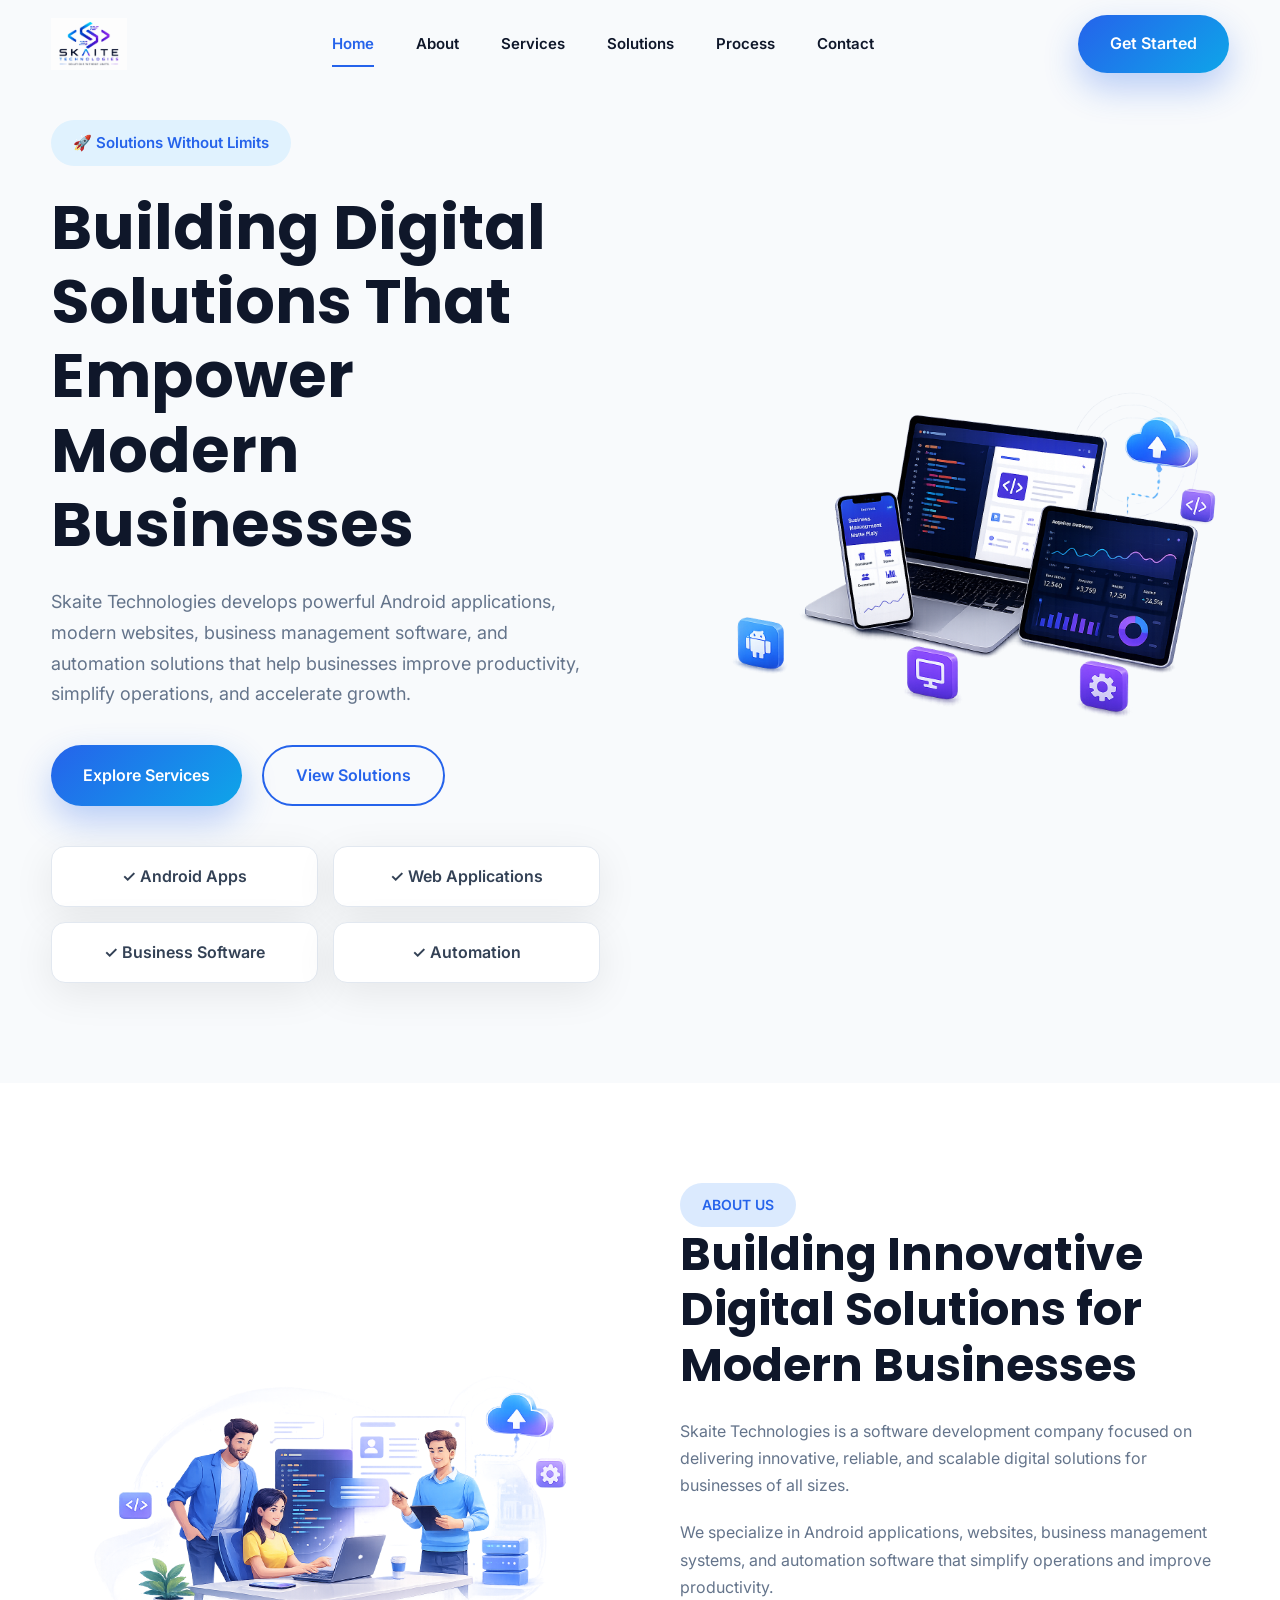
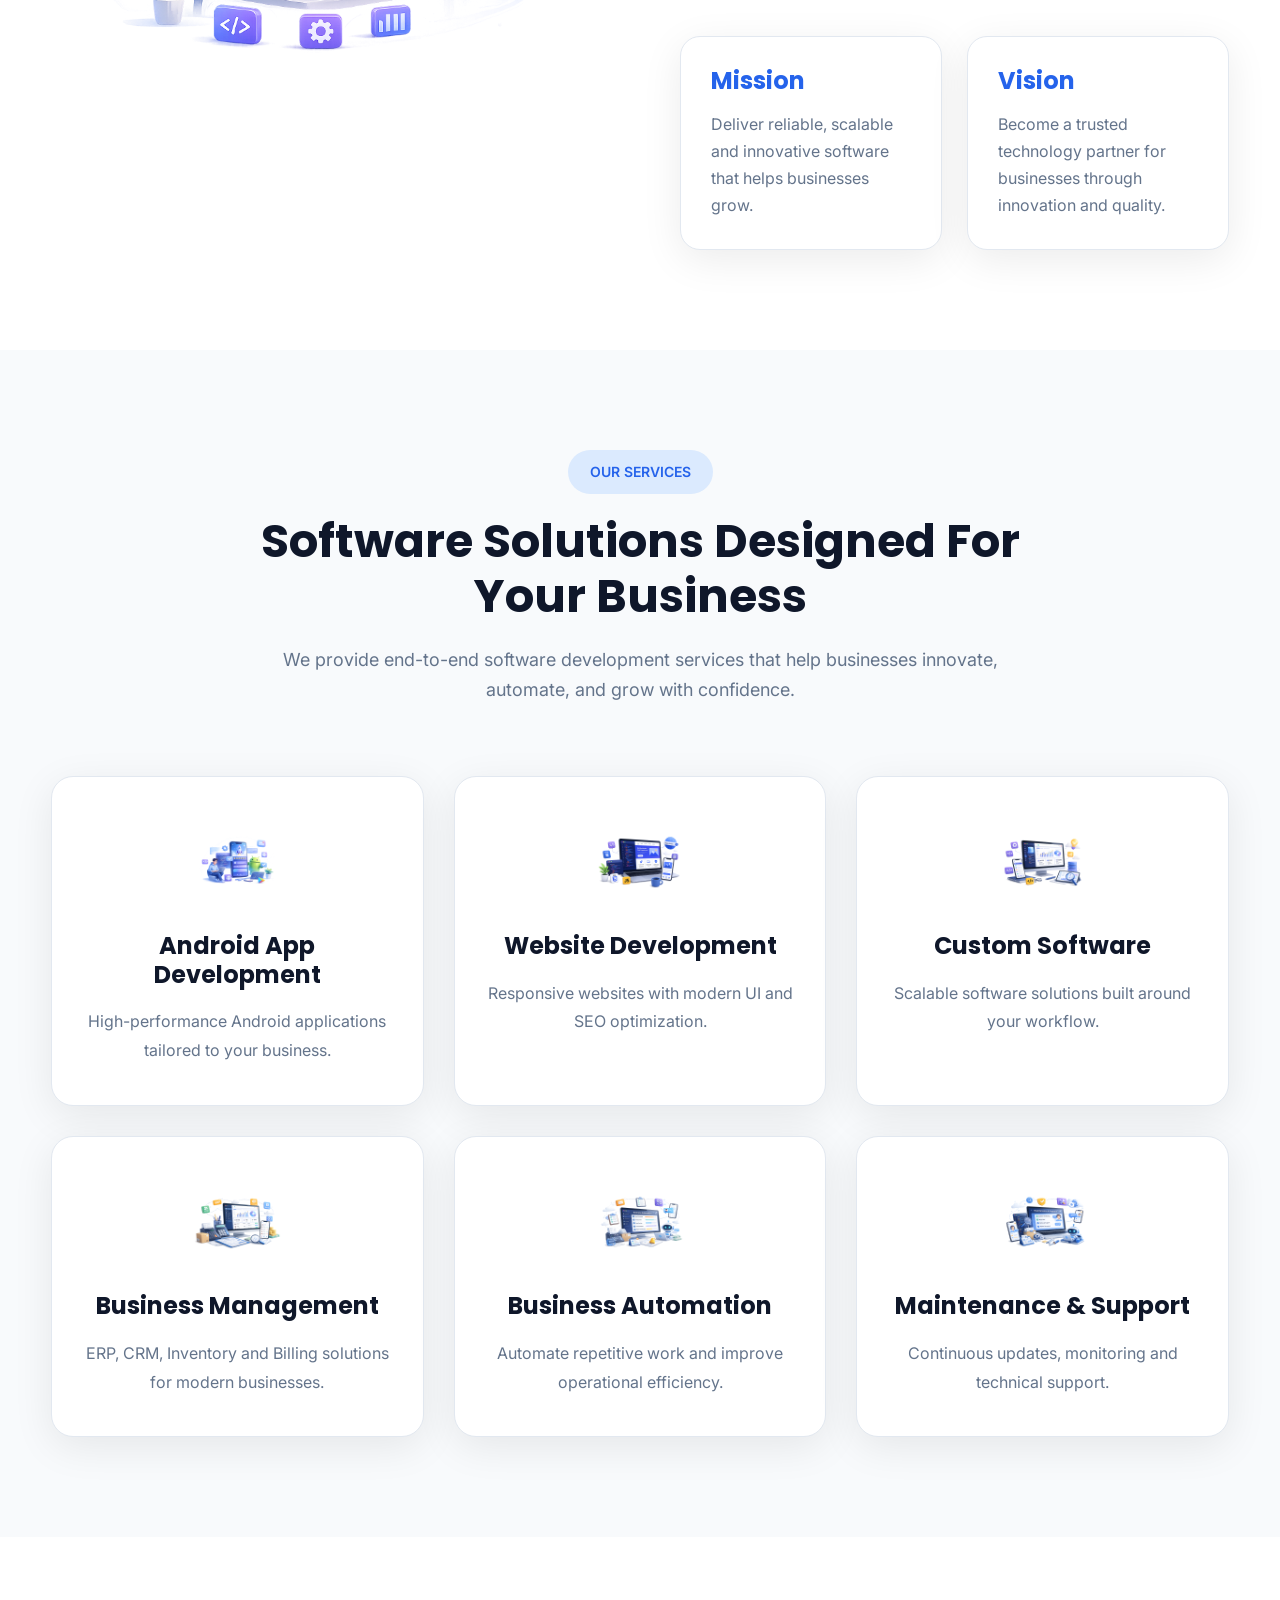
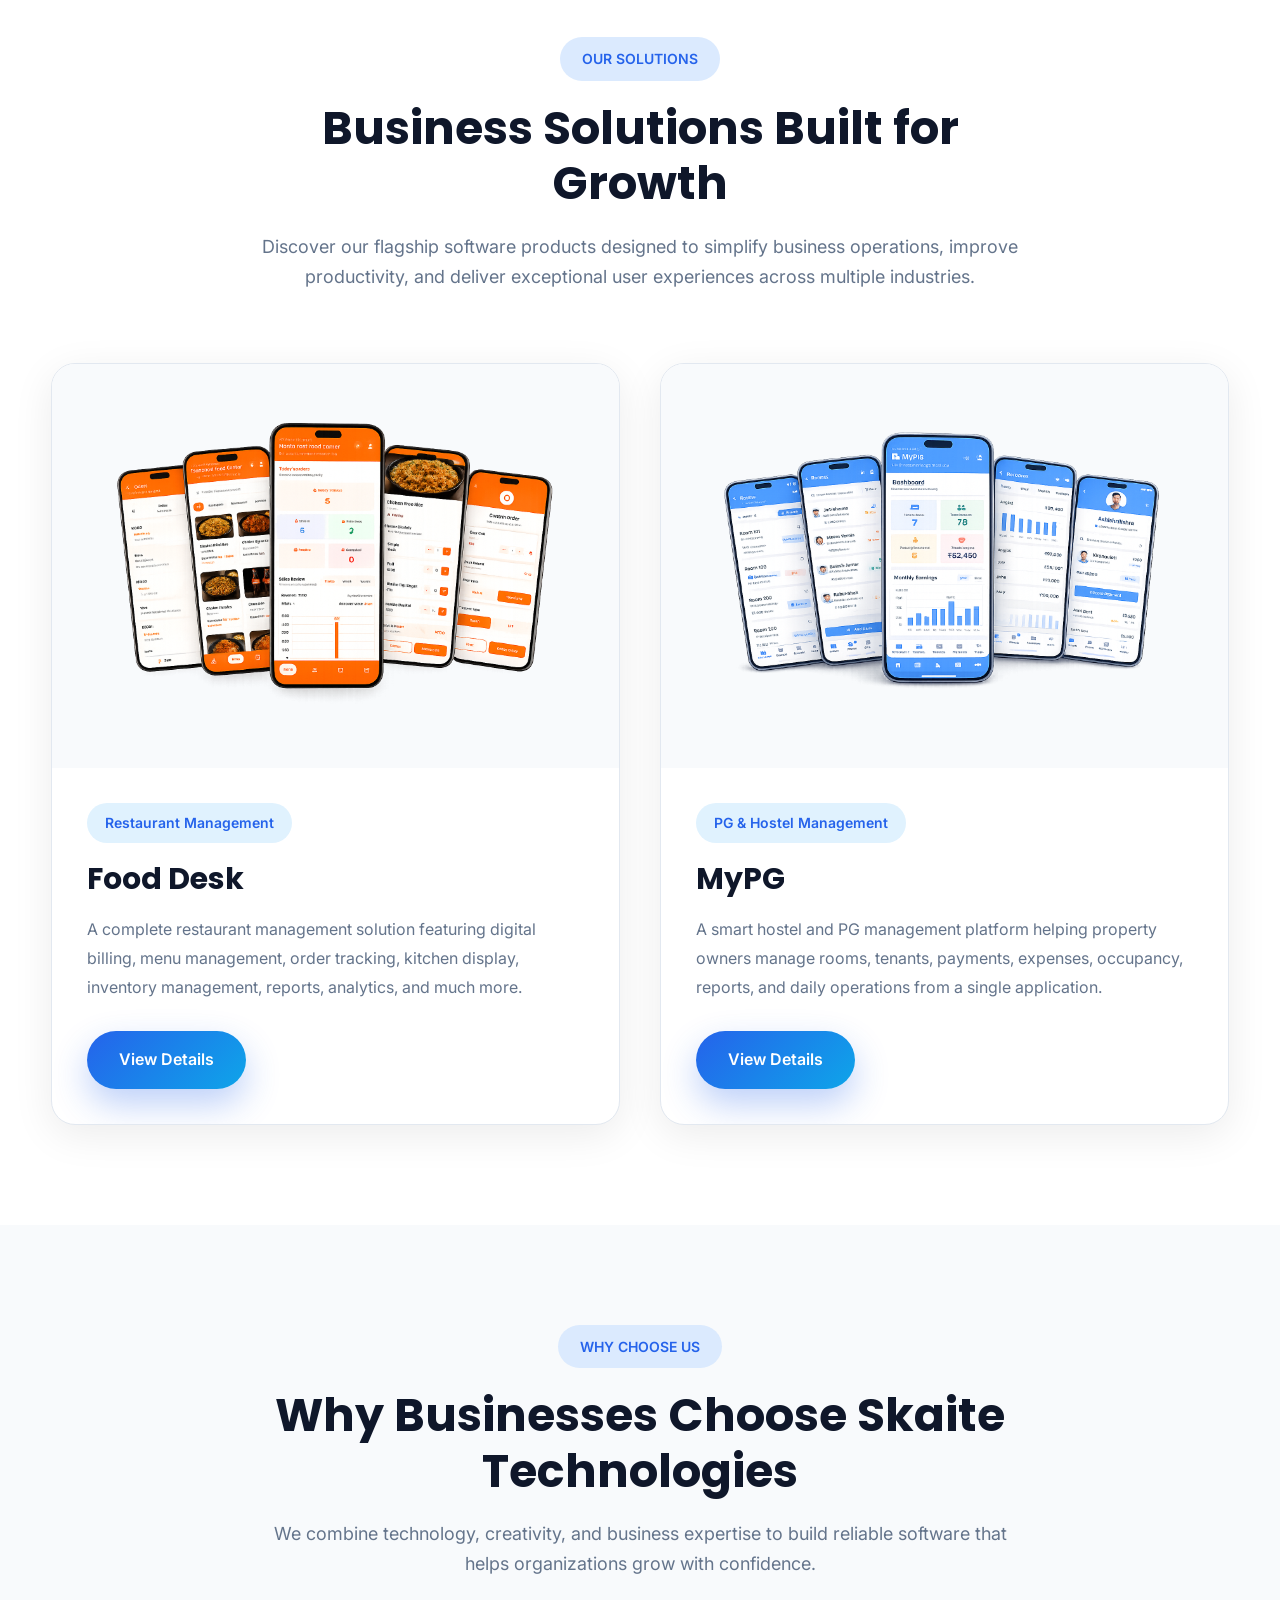
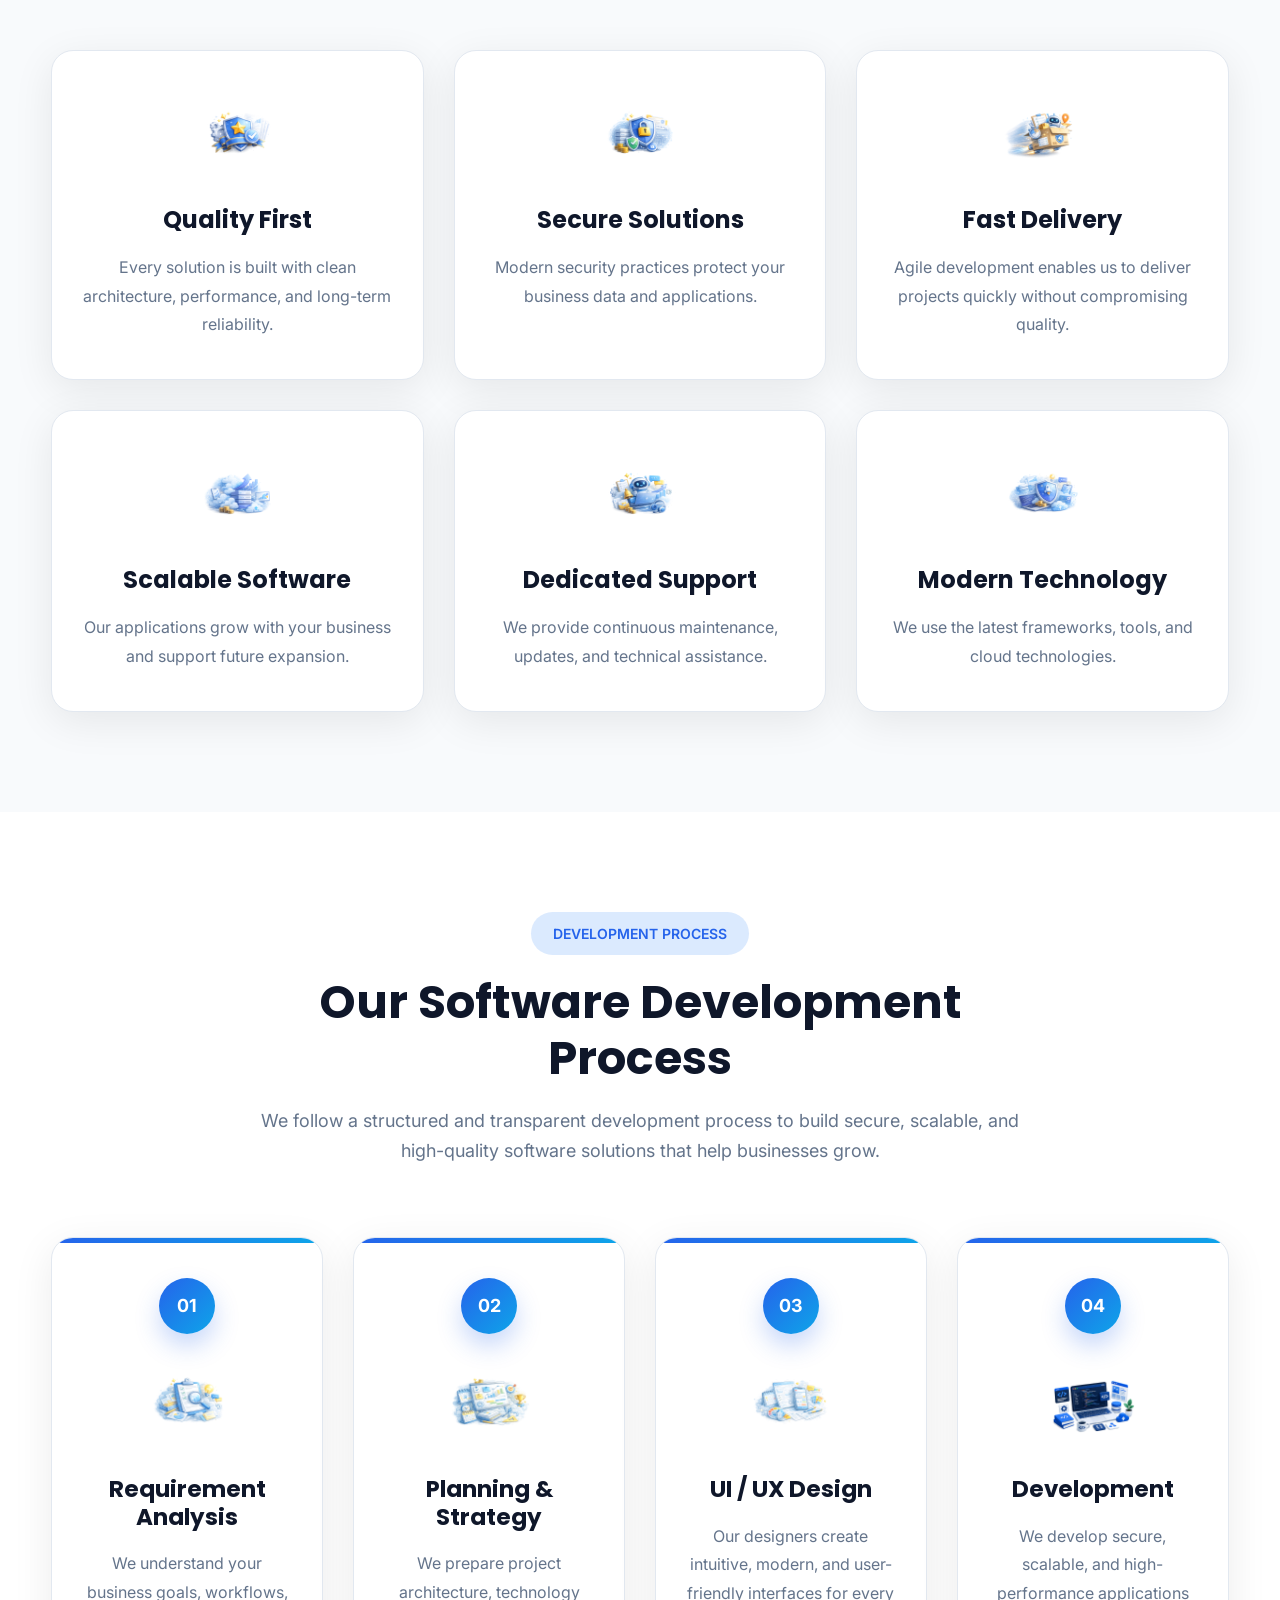
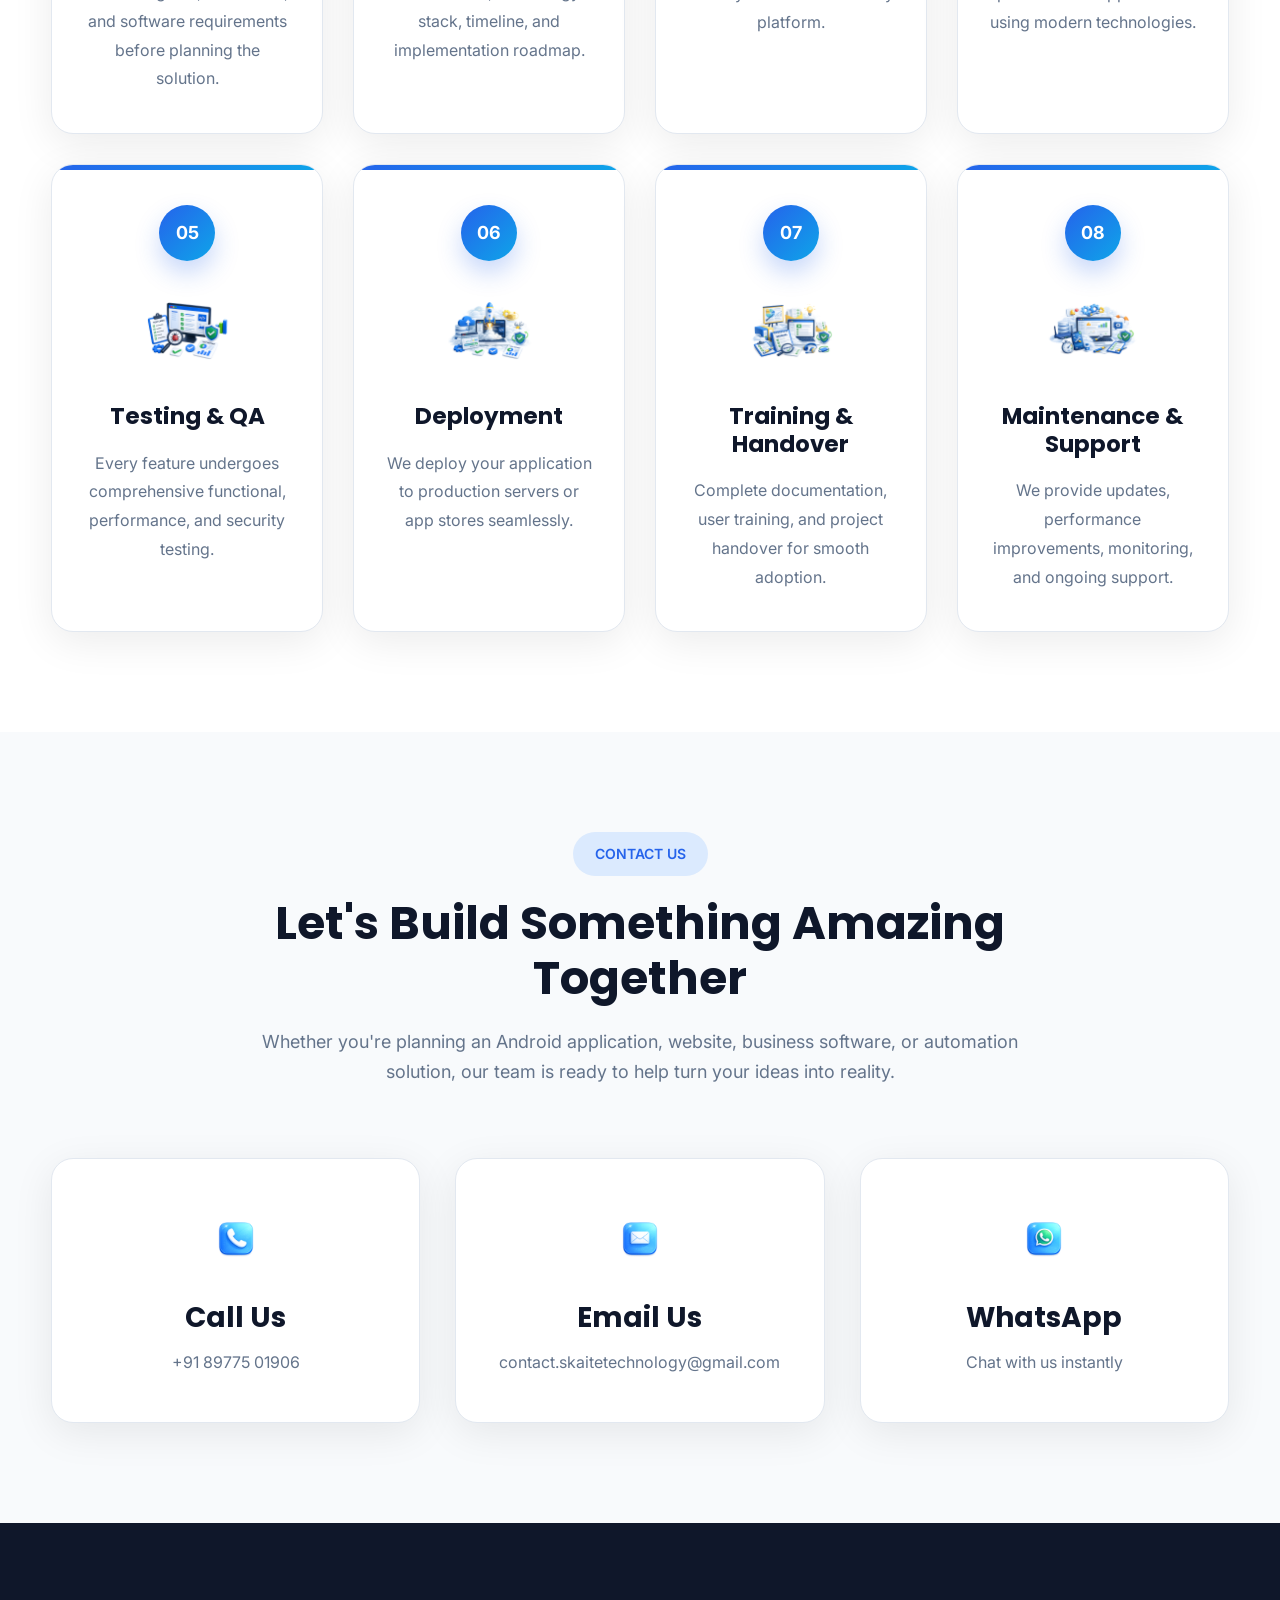
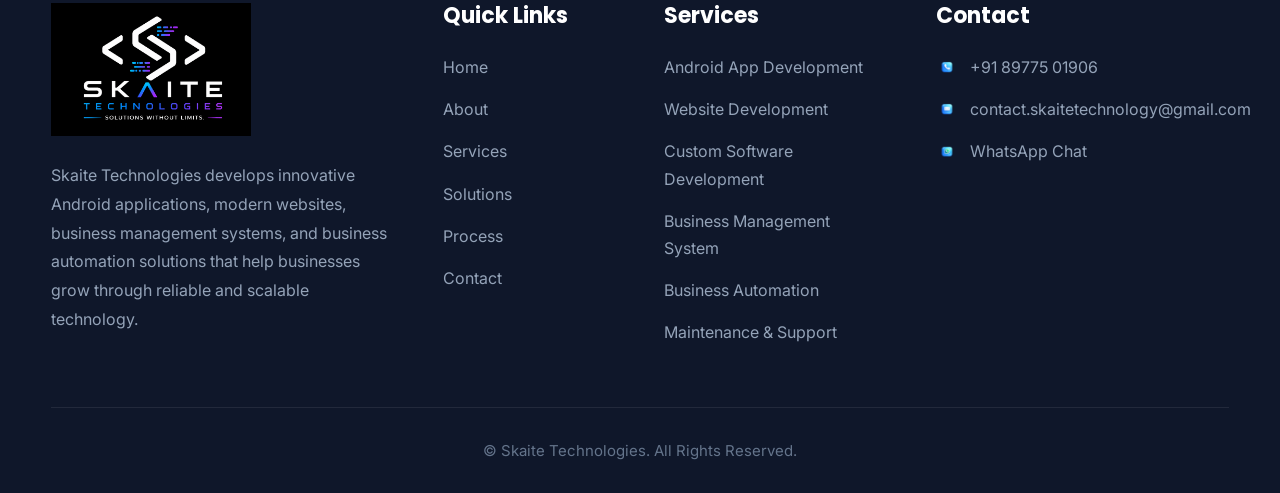
<file: index.html>
<!DOCTYPE html>
<html lang="en">
<head>

    <!-- =========================================================
        BASIC META
    ========================================================== -->
    <meta charset="UTF-8">
    <meta name="viewport" content="width=device-width, initial-scale=1.0">

    <title>Skaite Technologies | Solutions Without Limits</title>

    <meta name="description"
        content="Skaite Technologies builds Android Applications, Websites, Business Software, and Automation Solutions for businesses.">

    <meta name="keywords"
        content="Android App Development, Website Development, Business Software, Business Automation, Food Desk, MyPG">

    <meta name="author" content="Skaite Technologies">

    <!-- =========================================================
        FAVICON
    ========================================================== -->
    <link rel="icon" href="assets/images/branding/favicon.png">

<link rel="manifest" href="manifest.json">

<meta name="theme-color" content="#2563EB">

    <!-- =========================================================
        GOOGLE FONTS
    ========================================================== -->

    <link rel="preconnect" href="https://fonts.googleapis.com">
    <link rel="preconnect" href="https://fonts.gstatic.com" crossorigin>

    <link href="https://fonts.googleapis.com/css2?family=Inter:wght@300;400;500;600;700&family=Poppins:wght@400;500;600;700;800&display=swap" rel="stylesheet">

    <!-- =========================================================
        CSS
    ========================================================== -->

    <link rel="stylesheet" href="assets/css/style.css">
    <link rel="stylesheet" href="assets/css/animations.css">
    <link rel="stylesheet" href="assets/css/responsive.css">

</head>

<body>

    <!-- =========================================================
        PRELOADER
    ========================================================== -->

    <div id="preloader">

        <img src="assets/images/branding/logo-icon.png"
            alt="Loading">

    </div>

    <!-- =========================================================
        HEADER
    ========================================================== -->

    <header class="header" id="header">

        <div class="container">

            <!-- ==========================
                LOGO
            =========================== -->

            <a href="index.html" class="logo">

                <img src="assets/images/branding/logo.png"
                    alt="Skaite Technologies">

            </a>

            <!-- ==========================
                NAVIGATION
            =========================== -->

            <nav class="navbar" id="navbar">

                <ul class="nav-menu">

                    <li>
                        <a href="#home" class="nav-link active">
                            Home
                        </a>
                    </li>

                    <li>
                        <a href="#about" class="nav-link">
                            About
                        </a>
                    </li>

                    <li>
                        <a href="#services" class="nav-link">
                            Services
                        </a>
                    </li>

                    <li>
                        <a href="#solutions" class="nav-link">
                            Solutions
                        </a>
                    </li>

                    <li>
                        <a href="#process" class="nav-link">
                            Process
                        </a>
                    </li>

                    <li>
                        <a href="#contact" class="nav-link">
                            Contact
                        </a>
                    </li>

                </ul>

            </nav>

            <!-- ==========================
                CTA BUTTON
            =========================== -->

            <div class="header-actions">

                <a href="#contact" class="btn btn-primary">

                    Get Started

                </a>

            </div>

            <!-- ==========================
                MOBILE MENU
            =========================== -->

            <button class="menu-toggle"
                id="menuToggle"
                aria-label="Open Menu">

                <span></span>
                <span></span>
                <span></span>

            </button>

        </div>

    </header>

    <!-- =========================================================
        HERO STARTS HERE
    ========================================================== -->

    <main>

        <section class="hero" id="home">

    <div class="container hero-container">

        <!--==============================
            LEFT CONTENT
        ==============================-->

        <div class="hero-content">

            <span class="hero-badge">

                🚀 Solutions Without Limits

            </span>

            <h1>

                Building Digital Solutions That
                Empower Modern Businesses

            </h1>

            <p>

                Skaite Technologies develops powerful Android applications,
                modern websites, business management software, and automation
                solutions that help businesses improve productivity, simplify
                operations, and accelerate growth.

            </p>

            <div class="hero-buttons">

                <a href="#services" class="btn btn-primary">

                    Explore Services

                </a>

                <a href="#solutions" class="btn btn-outline">

                    View Solutions

                </a>

            </div>

            <div class="hero-features">

                <div class="feature">

                    ✓ Android Apps

                </div>

                <div class="feature">

                    ✓ Web Applications

                </div>

                <div class="feature">

                    ✓ Business Software

                </div>

                <div class="feature">

                    ✓ Automation

                </div>

            </div>

        </div>

        <!--==============================
            RIGHT CONTENT
        ==============================-->

        <div class="hero-image">

            <img src="assets/images/hero/hero-banner.png"
                 alt="Skaite Technologies Hero Banner">

        </div>

    </div>

</section>

<!-- =========================================================
    ABOUT
========================================================== -->

<section class="about" id="about">

    <div class="container about-container">

        <!-- ==========================
            LEFT IMAGE
        =========================== -->

        <div class="about-image">

            <img src="assets/images/about/about-illustration.png"
                 alt="About Skaite Technologies">

        </div>

        <!-- ==========================
            RIGHT CONTENT
        =========================== -->

        <div class="about-content">

            <span class="section-tag">

                ABOUT US

            </span>

            <h2>

                Building Innovative Digital
                Solutions for Modern Businesses

            </h2>

            <p>

                Skaite Technologies is a software development company
                focused on delivering innovative, reliable, and scalable
                digital solutions for businesses of all sizes.

            </p>

            <p>

                We specialize in Android applications,
                websites, business management systems,
                and automation software that simplify
                operations and improve productivity.

            </p>

            <div class="about-cards">

                <div class="about-card">

                    <h3>Mission</h3>

                    <p>

                        Deliver reliable, scalable and
                        innovative software that helps
                        businesses grow.

                    </p>

                </div>

                <div class="about-card">

                    <h3>Vision</h3>

                    <p>

                        Become a trusted technology
                        partner for businesses through
                        innovation and quality.

                    </p>

                </div>

            </div>

        </div>

    </div>

</section>

<!-- =========================================================
    SERVICES
========================================================== -->

<section class="services" id="services">

    <div class="container">

        <div class="section-header">

            <span class="section-tag">

                OUR SERVICES

            </span>

            <h2>

                Software Solutions Designed
                For Your Business

            </h2>

            <p>

                We provide end-to-end software development services that help
                businesses innovate, automate, and grow with confidence.

            </p>

        </div>

        <div class="services-grid">

            <div class="service-card">

                <img src="assets/images/services/android-app-development.png" alt="Android">

                <h3>Android App Development</h3>

                <p>
                    High-performance Android applications tailored to your business.
                </p>

            </div>

            <div class="service-card">

                <img src="assets/images/services/web-development.png" alt="Website">

                <h3>Website Development</h3>

                <p>
                    Responsive websites with modern UI and SEO optimization.
                </p>

            </div>

            <div class="service-card">

                <img src="assets/images/services/custom-software-development.png" alt="Software">

                <h3>Custom Software</h3>

                <p>
                    Scalable software solutions built around your workflow.
                </p>

            </div>

            <div class="service-card">

                <img src="assets/images/services/business-management-system.png" alt="Management">

                <h3>Business Management</h3>

                <p>
                    ERP, CRM, Inventory and Billing solutions for modern businesses.
                </p>

            </div>

            <div class="service-card">

                <img src="assets/images/services/business-automation.png" alt="Automation">

                <h3>Business Automation</h3>

                <p>
                    Automate repetitive work and improve operational efficiency.
                </p>

            </div>

            <div class="service-card">

                <img src="assets/images/services/maintenance-support.png" alt="Support">

                <h3>Maintenance & Support</h3>

                <p>
                    Continuous updates, monitoring and technical support.
                </p>

            </div>

        </div>

    </div>

</section>

<!-- =========================================================
    SOLUTIONS
========================================================== -->

<section class="solutions" id="solutions">

    <div class="container">

        <!-- ==========================
            SECTION HEADER
        =========================== -->

        <div class="section-header">

            <span class="section-tag">

                OUR SOLUTIONS

            </span>

            <h2>

                Business Solutions Built for Growth

            </h2>

            <p>

                Discover our flagship software products designed to simplify
                business operations, improve productivity, and deliver
                exceptional user experiences across multiple industries.

            </p>

        </div>

        <!-- ==========================
            SOLUTIONS GRID
        =========================== -->

        <div class="solutions-grid">

            <!-- ==========================
                FOOD DESK
            =========================== -->

            <article class="solution-card">

                <div class="solution-image">

                    <img src="assets/images/solutions/fooddesk-cover.png"
                        alt="Food Desk">

                </div>

                <div class="solution-content">

                    <span class="solution-badge">

                        Restaurant Management

                    </span>

                    <h3>

                        Food Desk

                    </h3>

                    <p>

                        A complete restaurant management solution featuring
                        digital billing, menu management, order tracking,
                        kitchen display, inventory management, reports,
                        analytics, and much more.

                    </p>

                    <a href="fooddesk.html"
                        class="btn btn-primary">

                        View Details

                    </a>

                </div>

            </article>

            <!-- ==========================
                MYPG
            =========================== -->

            <article class="solution-card">

                <div class="solution-image">

                    <img src="assets/images/solutions/mypg-cover.png"
                        alt="MyPG">

                </div>

                <div class="solution-content">

                    <span class="solution-badge">

                        PG & Hostel Management

                    </span>

                    <h3>

                        MyPG

                    </h3>

                    <p>

                        A smart hostel and PG management platform helping
                        property owners manage rooms, tenants, payments,
                        expenses, occupancy, reports, and daily operations
                        from a single application.

                    </p>

                    <a href="mypg.html"
                        class="btn btn-primary">

                        View Details

                    </a>

                </div>

            </article>

        </div>

    </div>

</section>

<!-- =========================================================
    WHY CHOOSE US
========================================================== -->

<section class="why-us" id="why-us">

    <div class="container">

        <div class="section-header">

            <span class="section-tag">

                WHY CHOOSE US

            </span>

            <h2>

                Why Businesses Choose
                Skaite Technologies

            </h2>

            <p>

                We combine technology, creativity, and business expertise to
                build reliable software that helps organizations grow with confidence.

            </p>

        </div>

        <div class="why-grid">

            <div class="why-card">

                <img src="assets/images/why-choose-us/quality.png"
                    alt="Quality">

                <h3>

                    Quality First

                </h3>

                <p>

                    Every solution is built with clean architecture,
                    performance, and long-term reliability.

                </p>

            </div>

            <div class="why-card">

                <img src="assets/images/why-choose-us/security.png"
                    alt="Security">

                <h3>

                    Secure Solutions

                </h3>

                <p>

                    Modern security practices protect your business
                    data and applications.

                </p>

            </div>

            <div class="why-card">

                <img src="assets/images/why-choose-us/fast-delivery.png"
                    alt="Fast Delivery">

                <h3>

                    Fast Delivery

                </h3>

                <p>

                    Agile development enables us to deliver projects
                    quickly without compromising quality.

                </p>

            </div>

            <div class="why-card">

                <img src="assets/images/why-choose-us/scalable-solutions.png"
                    alt="Scalable">

                <h3>

                    Scalable Software

                </h3>

                <p>

                    Our applications grow with your business and
                    support future expansion.

                </p>

            </div>

            <div class="why-card">

                <img src="assets/images/why-choose-us/customer-support.png"
                    alt="Support">

                <h3>

                    Dedicated Support

                </h3>

                <p>

                    We provide continuous maintenance,
                    updates, and technical assistance.

                </p>

            </div>

            <div class="why-card">

                <img src="assets/images/why-choose-us/modern-technology.png"
                    alt="Technology">

                <h3>

                    Modern Technology

                </h3>

                <p>

                    We use the latest frameworks,
                    tools, and cloud technologies.

                </p>

            </div>

        </div>

    </div>

</section>

<!-- =========================================================
    DEVELOPMENT PROCESS
========================================================== -->

<section class="process" id="process">

    <div class="container">

        <!-- ==========================
            SECTION HEADER
        =========================== -->

        <div class="section-header">

            <span class="section-tag">

                DEVELOPMENT PROCESS

            </span>

            <h2>

                Our Software Development Process

            </h2>

            <p>

                We follow a structured and transparent development process
                to build secure, scalable, and high-quality software
                solutions that help businesses grow.

            </p>

        </div>

        <!-- ==========================
            PROCESS GRID
        =========================== -->

        <div class="process-grid">

            <!-- Step 1 -->

            <div class="process-card">

                <div class="step-number">01</div>

                <img src="assets/images/process/requirement-analysis.png"
                     alt="Requirement Analysis">

                <h3>Requirement Analysis</h3>

                <p>

                    We understand your business goals,
                    workflows, and software requirements
                    before planning the solution.

                </p>

            </div>

            <!-- Step 2 -->

            <div class="process-card">

                <div class="step-number">02</div>

                <img src="assets/images/process/planning.png"
                     alt="Planning & Strategy">

                <h3>Planning & Strategy</h3>

                <p>

                    We prepare project architecture,
                    technology stack, timeline,
                    and implementation roadmap.

                </p>

            </div>

            <!-- Step 3 -->

            <div class="process-card">

                <div class="step-number">03</div>

                <img src="assets/images/process/ui-ux-design.png"
                     alt="UI / UX Design">

                <h3>UI / UX Design</h3>

                <p>

                    Our designers create intuitive,
                    modern, and user-friendly
                    interfaces for every platform.

                </p>

            </div>

            <!-- Step 4 -->

            <div class="process-card">

                <div class="step-number">04</div>

                <img src="assets/images/process/development.png"
                     alt="Development">

                <h3>Development</h3>

                <p>

                    We develop secure, scalable,
                    and high-performance applications
                    using modern technologies.

                </p>

            </div>

            <!-- Step 5 -->

            <div class="process-card">

                <div class="step-number">05</div>

                <img src="assets/images/process/testing.png"
                     alt="Testing">

                <h3>Testing & QA</h3>

                <p>

                    Every feature undergoes
                    comprehensive functional,
                    performance, and security testing.

                </p>

            </div>

            <!-- Step 6 -->

            <div class="process-card">

                <div class="step-number">06</div>

                <img src="assets/images/process/deployment.png"
                     alt="Deployment">

                <h3>Deployment</h3>

                <p>

                    We deploy your application
                    to production servers or
                    app stores seamlessly.

                </p>

            </div>

            <!-- Step 7 -->

            <div class="process-card">

                <div class="step-number">07</div>

                <img src="assets/images/process/training-handover.png"
                     alt="Training & Handover">

                <h3>Training & Handover</h3>

                <p>

                    Complete documentation,
                    user training, and project
                    handover for smooth adoption.

                </p>

            </div>

            <!-- Step 8 -->

            <div class="process-card">

                <div class="step-number">08</div>

                <img src="assets/images/process/maintenance-process.png"
                     alt="Maintenance & Support">

                <h3>Maintenance & Support</h3>

                <p>

                    We provide updates,
                    performance improvements,
                    monitoring, and ongoing support.

                </p>

            </div>

        </div>

    </div>

</section>

<!-- =========================================================
    CONTACT
========================================================== -->

<section class="contact" id="contact">

    <div class="container">

        <!-- ==========================
            SECTION HEADER
        =========================== -->

        <div class="section-header">

            <span class="section-tag">

                CONTACT US

            </span>

            <h2>

                Let's Build Something Amazing Together

            </h2>

            <p>

                Whether you're planning an Android application,
                website, business software, or automation solution,
                our team is ready to help turn your ideas into reality.

            </p>

        </div>

        <!-- ==========================
            QUICK CONTACT
        =========================== -->

        <div class="quick-contact">

            <!-- Call -->

            <a href="tel:+918977501906" class="quick-card">

                <img src="assets/images/icons/phone.png"
                    alt="Phone">

                <h3>

                    Call Us

                </h3>

                <p>

                    +91 89775 01906

                </p>

            </a>

            <!-- Email -->

            <a href="mailto:contact.skaitetechnology@gmail.com"
                class="quick-card">

                <img src="assets/images/icons/email.png"
                    alt="Email">

                <h3>

                    Email Us

                </h3>

                <p>

                    contact.skaitetechnology@gmail.com

                </p>

            </a>

            <!-- WhatsApp -->

            <a href="https://wa.me/918977501906"
                target="_blank"
                class="quick-card">

                <img src="assets/images/icons/whatsapp.png"
                    alt="WhatsApp">

                <h3>

                    WhatsApp

                </h3>

                <p>

                    Chat with us instantly

                </p>

            </a>

        </div>

    </div>

</section>

<!-- =========================================================
    FOOTER
========================================================== -->

<footer class="footer">

    <div class="container">

        <div class="footer-grid">

            <!-- ==========================
                COMPANY
            =========================== -->

            <div class="footer-column">

                <img src="assets/images/branding/logo-white.png"
                    alt="Skaite Technologies"
                    class="footer-logo">

                <p class="footer-about">

                    Skaite Technologies develops innovative Android applications,
                    modern websites, business management systems, and business
                    automation solutions that help businesses grow through
                    reliable and scalable technology.

                </p>

            </div>

            <!-- ==========================
                QUICK LINKS
            =========================== -->

            <div class="footer-column">

                <h3>

                    Quick Links

                </h3>

                <ul>

                    <li><a href="#home">Home</a></li>
                    <li><a href="#about">About</a></li>
                    <li><a href="#services">Services</a></li>
                    <li><a href="#solutions">Solutions</a></li>
                    <li><a href="#process">Process</a></li>
                    <li><a href="#contact">Contact</a></li>

                </ul>

            </div>

            <!-- ==========================
                SERVICES
            =========================== -->

            <div class="footer-column">

                <h3>

                    Services

                </h3>

                <ul>

                    <li>Android App Development</li>
                    <li>Website Development</li>
                    <li>Custom Software Development</li>
                    <li>Business Management System</li>
                    <li>Business Automation</li>
                    <li>Maintenance & Support</li>

                </ul>

            </div>

            <!-- ==========================
                CONTACT
            =========================== -->

            <div class="footer-column">

                <h3>

                    Contact

                </h3>

                <ul class="footer-contact">

                    <li>

                        <img src="assets/images/icons/phone.png"
                            alt="Phone">

                        <a href="tel:+918977501906">

                            +91 89775 01906

                        </a>

                    </li>

                    <li>

                        <img src="assets/images/icons/email.png"
                            alt="Email">

                        <a href="mailto:contact.skaitetechnology@gmail.com">

                            contact.skaitetechnology@gmail.com

                        </a>

                    </li>

                    <li>

                        <img src="assets/images/icons/whatsapp.png"
                            alt="WhatsApp">

                        <a href="https://wa.me/918977501906"
                            target="_blank">

                            WhatsApp Chat

                        </a>

                    </li>

                </ul>

            </div>

        </div>

        <div class="footer-bottom">

            <p>

    © <span id="year"></span>
    Skaite Technologies. All Rights Reserved.

</p>
        </div>

    </div>

</footer>

    </main>

    <button
    id="backToTop"
    class="back-to-top"
    aria-label="Back to Top">

    ↑

</button>

<script src="assets/js/navigation.js"></script>
<script src="assets/js/animations.js"></script>
<script src="assets/js/main.js"></script>

</body>
</html>
</file>
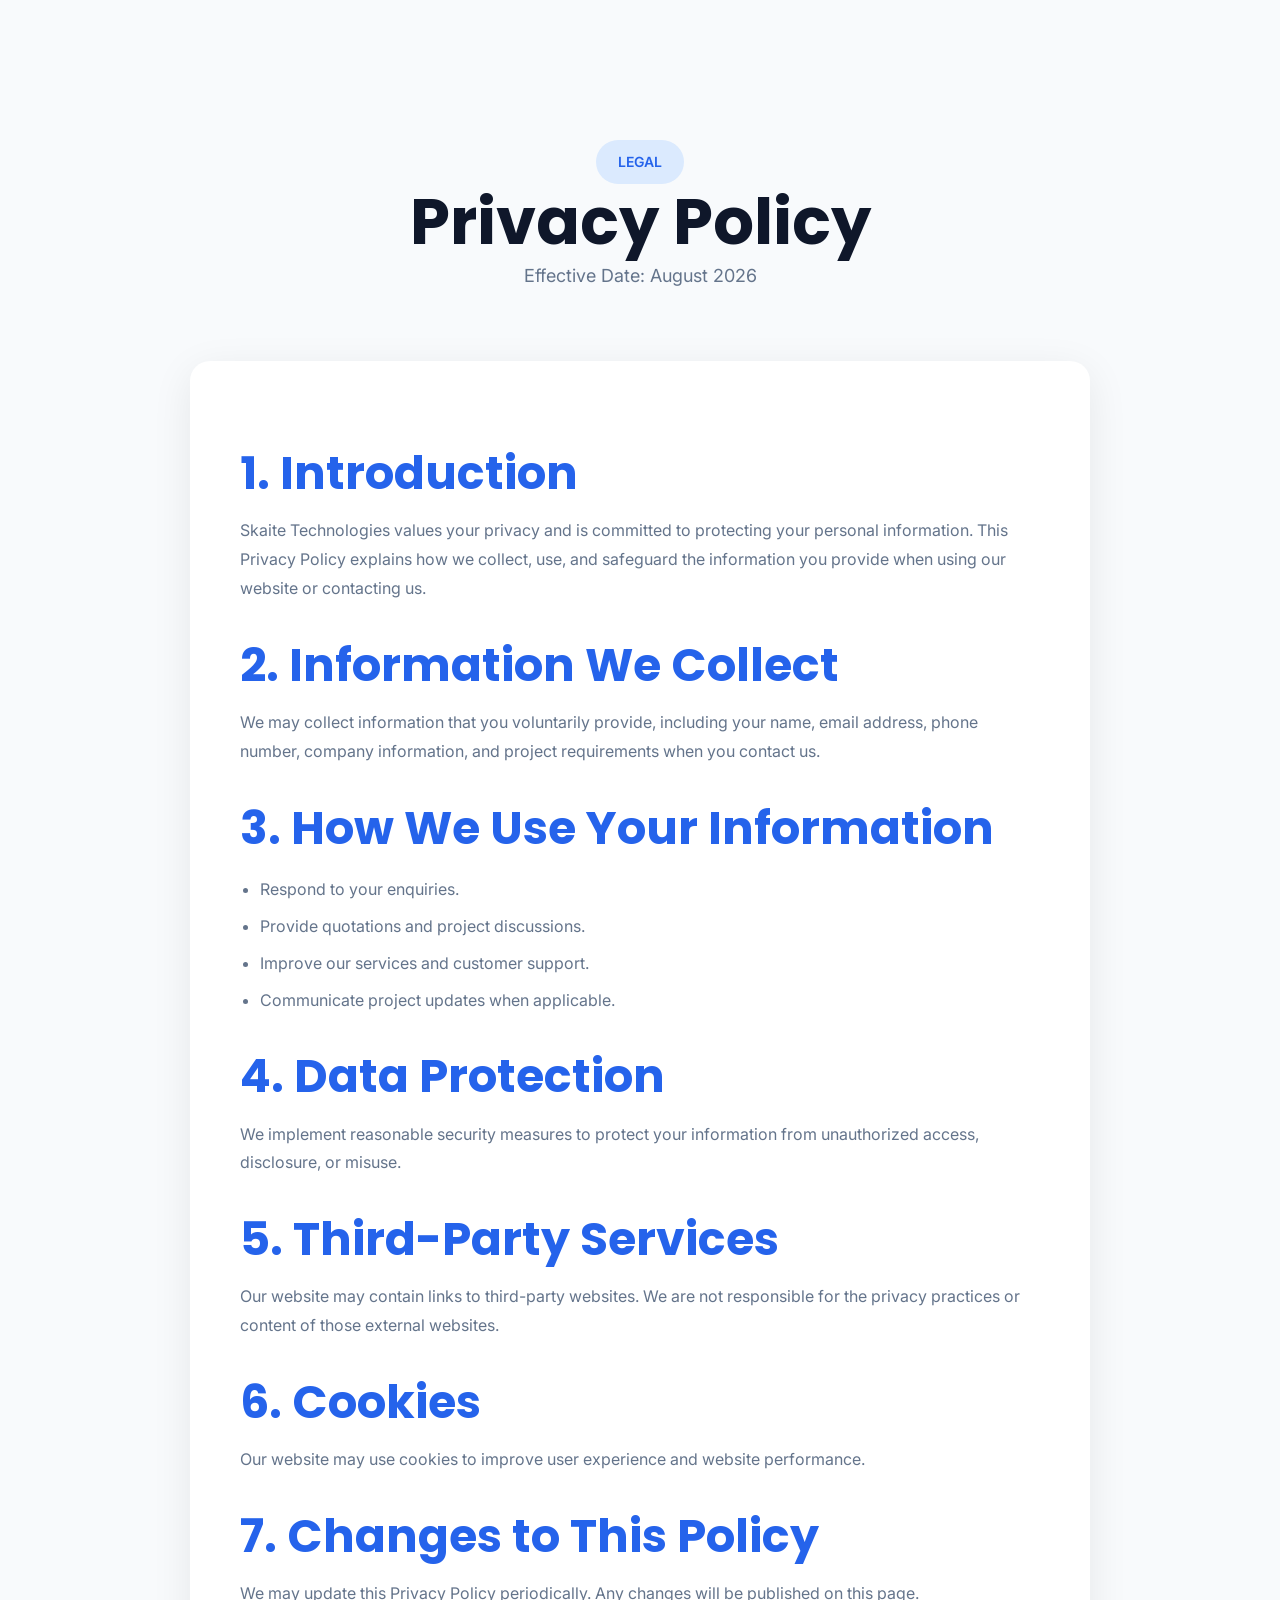
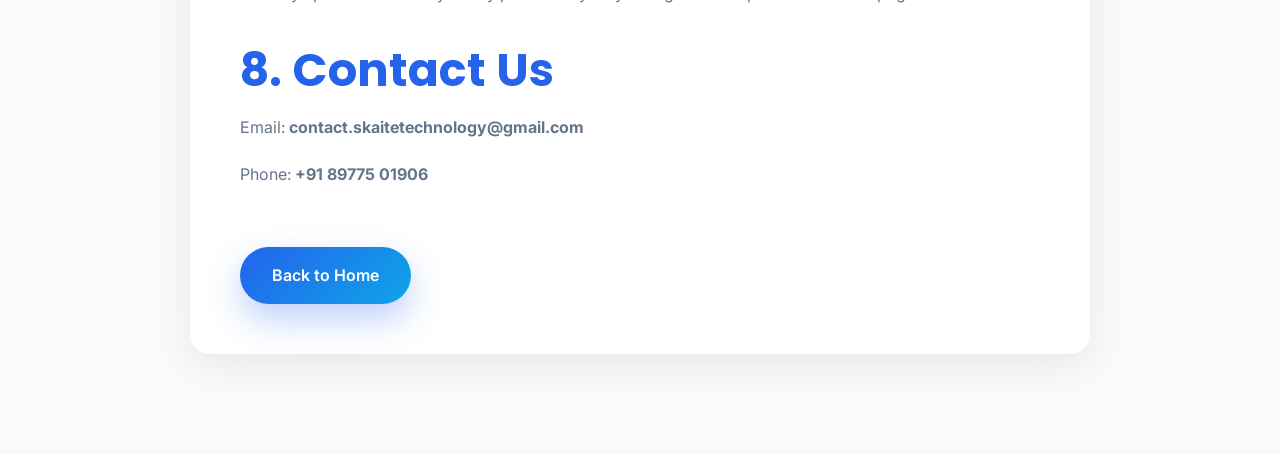
<file: privacy-policy.html>
<!DOCTYPE html>
<html lang="en">

<head>

    <!-- =========================================================
        META
    ========================================================== -->

    <meta charset="UTF-8">

    <meta name="viewport"
          content="width=device-width, initial-scale=1.0">

    <title>Privacy Policy | Skaite Technologies</title>

    <meta name="description"
          content="Read the Privacy Policy of Skaite Technologies.">

    <!-- =========================================================
        FAVICON
    ========================================================== -->

    <link rel="icon"
          href="assets/images/branding/favicon.png">

    <!-- =========================================================
        GOOGLE FONTS
    ========================================================== -->

    <link rel="preconnect"
          href="https://fonts.googleapis.com">

    <link rel="preconnect"
          href="https://fonts.gstatic.com"
          crossorigin>

    <link href="https://fonts.googleapis.com/css2?family=Inter:wght@300;400;500;600;700&family=Poppins:wght@500;600;700;800&display=swap"
          rel="stylesheet">

    <!-- =========================================================
        CSS
    ========================================================== -->

    <link rel="stylesheet"
          href="assets/css/style.css">

</head>

<body>

<section class="privacy">

    <div class="container">

        <div class="section-header">

            <span class="section-tag">

                LEGAL

            </span>

            <h1>

                Privacy Policy

            </h1>

            <p>

                Effective Date: August 2026

            </p>

        </div>

        <div class="privacy-content">

            <h2>1. Introduction</h2>

            <p>

                Skaite Technologies values your privacy and is committed to
                protecting your personal information. This Privacy Policy
                explains how we collect, use, and safeguard the information
                you provide when using our website or contacting us.

            </p>

            <h2>2. Information We Collect</h2>

            <p>

                We may collect information that you voluntarily provide,
                including your name, email address, phone number, company
                information, and project requirements when you contact us.

            </p>

            <h2>3. How We Use Your Information</h2>

            <ul>

                <li>Respond to your enquiries.</li>

                <li>Provide quotations and project discussions.</li>

                <li>Improve our services and customer support.</li>

                <li>Communicate project updates when applicable.</li>

            </ul>

            <h2>4. Data Protection</h2>

            <p>

                We implement reasonable security measures to protect your
                information from unauthorized access, disclosure, or misuse.

            </p>

            <h2>5. Third-Party Services</h2>

            <p>

                Our website may contain links to third-party websites.
                We are not responsible for the privacy practices or content
                of those external websites.

            </p>

            <h2>6. Cookies</h2>

            <p>

                Our website may use cookies to improve user experience
                and website performance.

            </p>

            <h2>7. Changes to This Policy</h2>

            <p>

                We may update this Privacy Policy periodically.
                Any changes will be published on this page.

            </p>

            <h2>8. Contact Us</h2>

            <p>

                Email:
                <strong>contact.skaitetechnology@gmail.com</strong>

            </p>

            <p>

                Phone:
                <strong>+91 89775 01906</strong>

            </p>

            <a href="index.html"
               class="btn btn-primary">

                Back to Home

            </a>

        </div>

    </div>

</section>

</body>

</html>
</file>
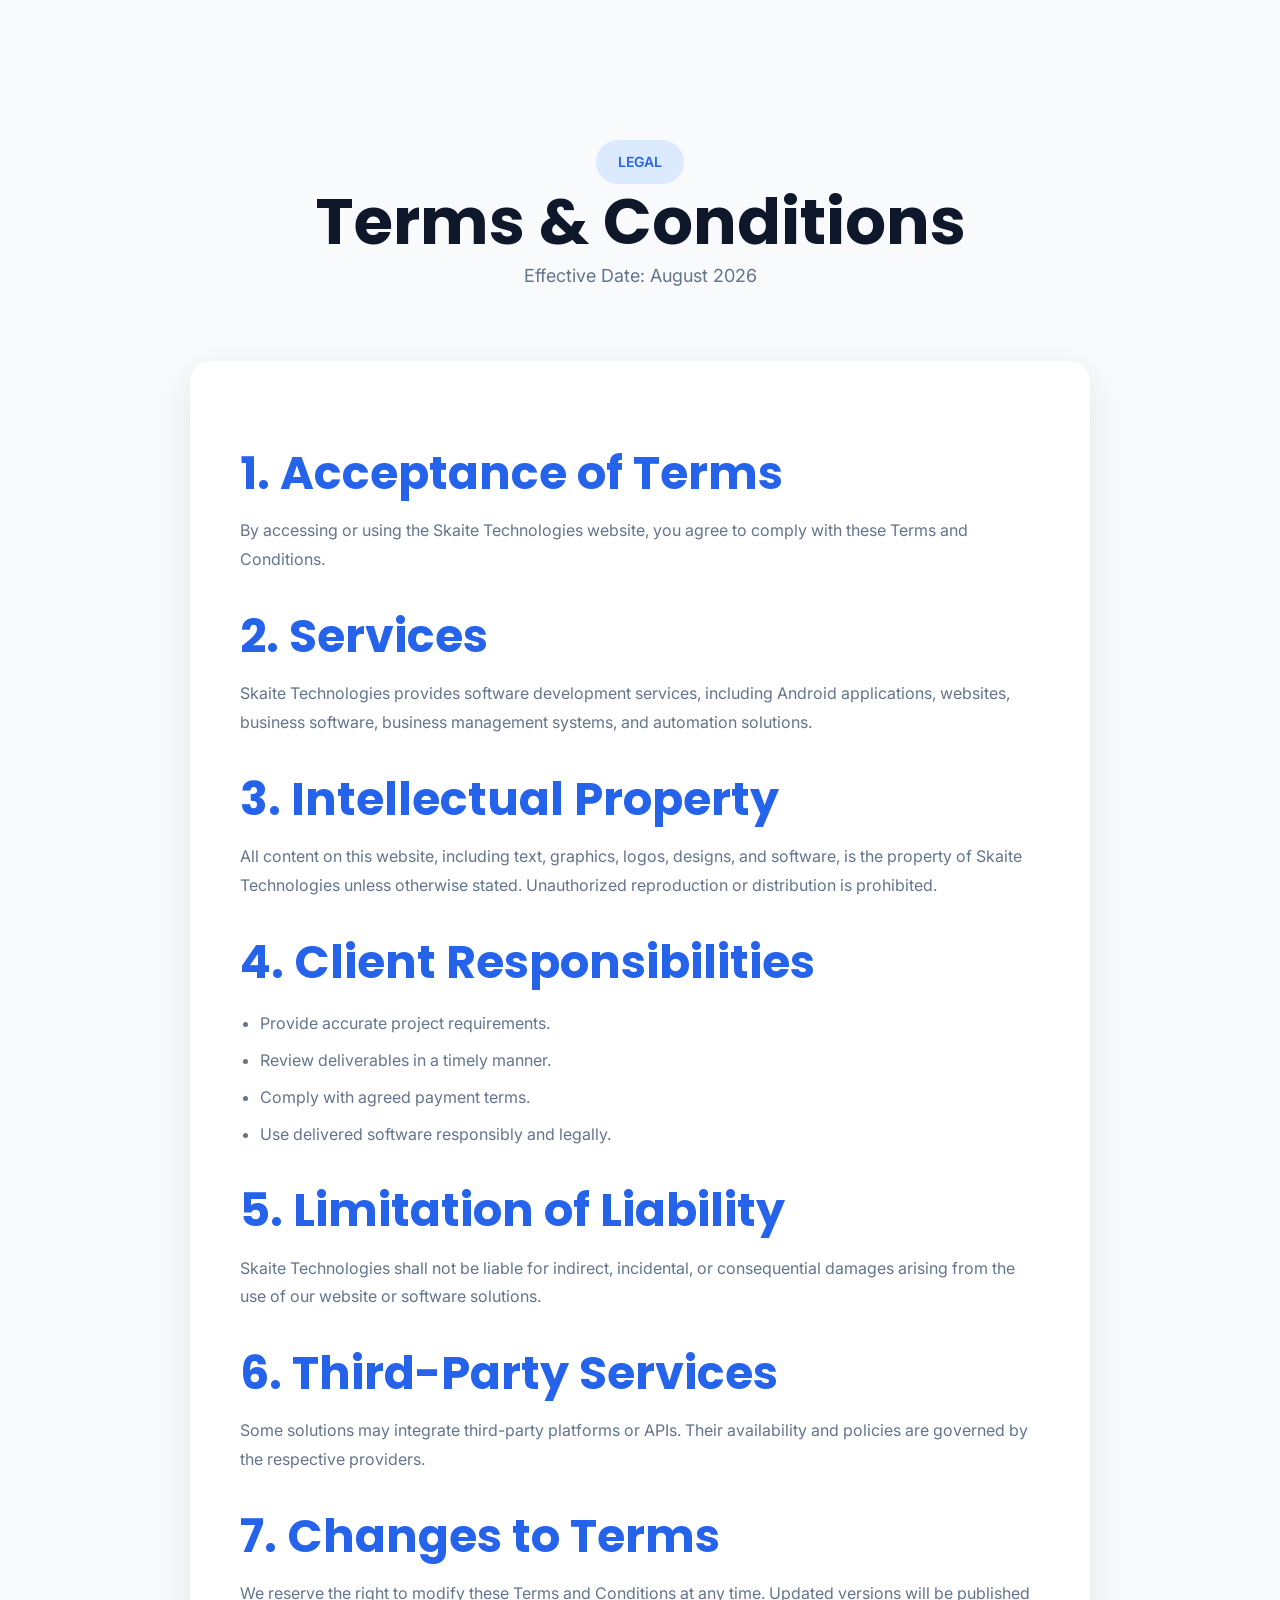
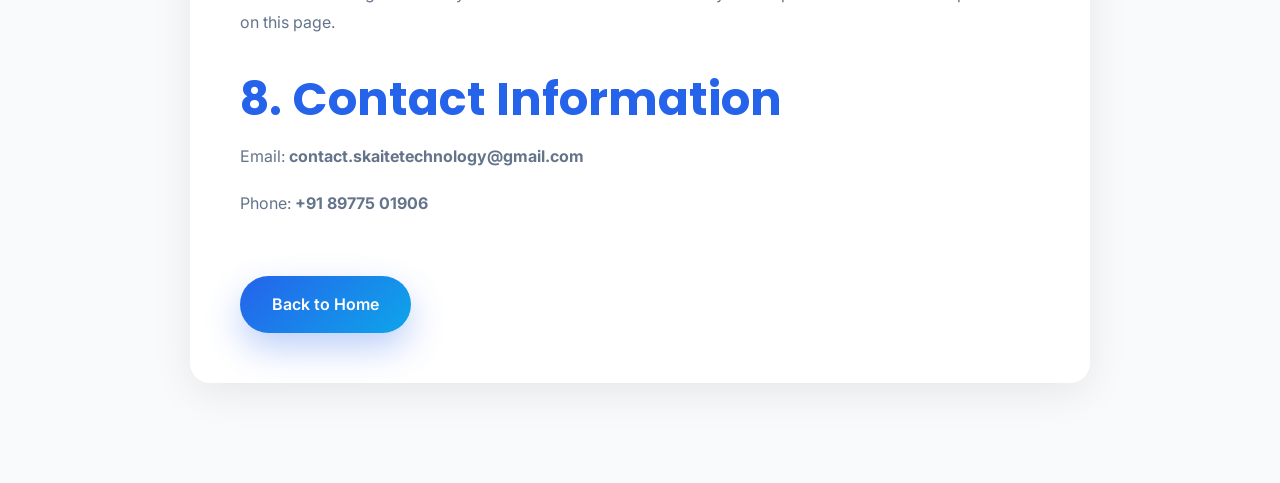
<file: terms-and-conditions.html>
<!DOCTYPE html>
<html lang="en">

<head>

    <!-- =========================================================
        META
    ========================================================== -->

    <meta charset="UTF-8">

    <meta name="viewport"
          content="width=device-width, initial-scale=1.0">

    <title>Terms & Conditions | Skaite Technologies</title>

    <meta name="description"
          content="Terms and Conditions for Skaite Technologies.">

    <!-- =========================================================
        FAVICON
    ========================================================== -->

    <link rel="icon"
          href="assets/images/branding/favicon.png">

    <!-- =========================================================
        GOOGLE FONTS
    ========================================================== -->

    <link rel="preconnect"
          href="https://fonts.googleapis.com">

    <link rel="preconnect"
          href="https://fonts.gstatic.com"
          crossorigin>

    <link href="https://fonts.googleapis.com/css2?family=Inter:wght@300;400;500;600;700&family=Poppins:wght@500;600;700;800&display=swap"
          rel="stylesheet">

    <!-- =========================================================
        CSS
    ========================================================== -->

    <link rel="stylesheet"
          href="assets/css/style.css">

</head>

<body>

<section class="privacy">

    <div class="container">

        <div class="section-header">

            <span class="section-tag">

                LEGAL

            </span>

            <h1>

                Terms & Conditions

            </h1>

            <p>

                Effective Date: August 2026

            </p>

        </div>

        <div class="privacy-content">

            <h2>1. Acceptance of Terms</h2>

            <p>

                By accessing or using the Skaite Technologies website,
                you agree to comply with these Terms and Conditions.

            </p>

            <h2>2. Services</h2>

            <p>

                Skaite Technologies provides software development services,
                including Android applications, websites, business software,
                business management systems, and automation solutions.

            </p>

            <h2>3. Intellectual Property</h2>

            <p>

                All content on this website, including text, graphics,
                logos, designs, and software, is the property of
                Skaite Technologies unless otherwise stated.
                Unauthorized reproduction or distribution is prohibited.

            </p>

            <h2>4. Client Responsibilities</h2>

            <ul>

                <li>Provide accurate project requirements.</li>

                <li>Review deliverables in a timely manner.</li>

                <li>Comply with agreed payment terms.</li>

                <li>Use delivered software responsibly and legally.</li>

            </ul>

            <h2>5. Limitation of Liability</h2>

            <p>

                Skaite Technologies shall not be liable for indirect,
                incidental, or consequential damages arising from the
                use of our website or software solutions.

            </p>

            <h2>6. Third-Party Services</h2>

            <p>

                Some solutions may integrate third-party platforms or APIs.
                Their availability and policies are governed by the
                respective providers.

            </p>

            <h2>7. Changes to Terms</h2>

            <p>

                We reserve the right to modify these Terms and Conditions
                at any time. Updated versions will be published on this page.

            </p>

            <h2>8. Contact Information</h2>

            <p>

                Email:
                <strong>contact.skaitetechnology@gmail.com</strong>

            </p>

            <p>

                Phone:
                <strong>+91 89775 01906</strong>

            </p>

            <a href="index.html"
               class="btn btn-primary">

                Back to Home

            </a>

        </div>

    </div>

</section>

</body>

</html>
</file>
<file: assets/css/style.css>
/*=========================================================
    SKAITE TECHNOLOGIES
    GLOBAL STYLES
=========================================================*/

/*=========================================================
    GOOGLE FONTS
=========================================================*/

@import url('https://fonts.googleapis.com/css2?family=Inter:wght@300;400;500;600;700&family=Poppins:wght@500;600;700;800&display=swap');


/*=========================================================
    CSS VARIABLES
=========================================================*/

:root{

    --primary:#2563EB;
    --primary-dark:#1D4ED8;
    --secondary:#0EA5E9;
    --accent:#22C55E;

    --dark:#0F172A;
    --dark-light:#1E293B;

    --text:#334155;
    --text-light:#64748B;

    --white:#FFFFFF;
    --section:#F8FAFC;
    --border:#E2E8F0;

    --shadow:
        0 10px 40px rgba(0,0,0,.08);

    --shadow-lg:
        0 25px 60px rgba(0,0,0,.12);

    --radius:18px;

    --transition:.35s ease;

    --container:1200px;

}


/*=========================================================
    RESET
=========================================================*/

*{

    margin:0;
    padding:0;
    box-sizing:border-box;

}

html{

    scroll-behavior:smooth;

}

body{

    font-family:'Inter',sans-serif;

    color:var(--text);

    background:var(--white);

    line-height:1.7;

    overflow-x:hidden;

}

img{

    display:block;

    max-width:100%;

    height:auto;

}

a{

    color:inherit;

    text-decoration:none;

}

ul{

    list-style:none;

}

button{

    border:none;

    outline:none;

    background:none;

    cursor:pointer;

    font-family:inherit;

}

input,
textarea{

    border:none;

    outline:none;

    font-family:inherit;

}


/*=========================================================
    CONTAINER
=========================================================*/

.container{

    width:min(92%,var(--container));

    margin:auto;

}


/*=========================================================
    SECTIONS
=========================================================*/

section{

    padding:100px 0;

    scroll-margin-top:100px;

}


/*=========================================================
    TYPOGRAPHY
=========================================================*/

h1,
h2,
h3,
h4{

    font-family:'Poppins',sans-serif;

    color:var(--dark);

    line-height:1.2;

}

h1{

    font-size:64px;

}

h2{

    font-size:46px;

}

h3{

    font-size:28px;

}

p{

    color:var(--text-light);

}


/*=========================================================
    SECTION HEADER
=========================================================*/

.section-header{

    max-width:760px;

    margin:0 auto 70px;

    text-align:center;

}

.section-header h2{

    margin:20px 0;

}

.section-header p{

    font-size:18px;

}


/*=========================================================
    SECTION TAG
=========================================================*/

.section-tag{

    display:inline-block;

    padding:10px 22px;

    border-radius:50px;

    background:#DBEAFE;

    color:var(--primary);

    font-size:14px;

    font-weight:600;

}


/*=========================================================
    BUTTONS
=========================================================*/

.btn{

    display:inline-flex;

    align-items:center;

    justify-content:center;

    gap:10px;

    padding:15px 32px;

    border-radius:50px;

    font-weight:600;

    transition:var(--transition);

    user-select:none;

}

.btn-primary{

    color:#fff;

    background:linear-gradient(

        135deg,

        var(--primary),

        var(--secondary)

    );

    box-shadow:

        0 15px 35px rgba(37,99,235,.30);

}

.btn-primary:hover{

    transform:translateY(-4px);

    box-shadow:

        0 25px 45px rgba(37,99,235,.40);

}

.btn-outline{

    padding:15px 32px;

    border:2px solid var(--primary);

    color:var(--primary);

    border-radius:50px;

    font-weight:600;

    transition:var(--transition);

}

.btn-outline:hover{

    background:var(--primary);

    color:#fff;

}


/*=========================================================
    PRELOADER
=========================================================*/

#preloader{

    position:fixed;

    inset:0;

    display:flex;

    align-items:center;

    justify-content:center;

    background:#fff;

    z-index:99999;

}

#preloader img{

    width:70px;

}


/*=========================================================
    HEADER
=========================================================*/

.header{

    position:fixed;

    top:0;

    left:0;

    width:100%;

    z-index:1000;

    transition:var(--transition);

}

.header .container{

    height:88px;

    display:flex;

    align-items:center;

    justify-content:space-between;

}

.header.scrolled{

    background:rgba(255,255,255,.90);

    backdrop-filter:blur(18px);

    border-bottom:1px solid rgba(226,232,240,.8);

    box-shadow:0 8px 30px rgba(0,0,0,.06);

}


/*=========================================================
    LOGO
=========================================================*/

.logo img{

    height:52px;

}


/*=========================================================
    NAVIGATION
=========================================================*/

.navbar{

    display:flex;

    align-items:center;

}

.nav-menu{

    display:flex;

    gap:42px;

}

.nav-link{

    position:relative;

    padding:6px 0;

    font-size:15px;

    font-weight:600;

    color:var(--dark);

    transition:var(--transition);

}

.nav-link:hover{

    color:var(--primary);

}

.nav-link.active{

    color:var(--primary);

}

.nav-link::after{

    content:"";

    position:absolute;

    left:0;

    bottom:-8px;

    width:0;

    height:2px;

    background:var(--primary);

    transition:.3s;

}

.nav-link:hover::after,
.nav-link.active::after{

    width:100%;

}


/*=========================================================
    HEADER ACTIONS
=========================================================*/

.header-actions{

    display:flex;

    align-items:center;

    gap:20px;

}


/*=========================================================
    MOBILE MENU
=========================================================*/

.menu-toggle{

    width:46px;

    height:46px;

    display:none;

    align-items:center;

    justify-content:center;

    flex-direction:column;

    gap:6px;

    border-radius:12px;

    transition:.3s;

}

.menu-toggle:hover{

    background:#F1F5F9;

}

.menu-toggle span{

    width:24px;

    height:2px;

    background:var(--dark);

    transition:.35s;

}

.menu-toggle.active span:nth-child(1){

    transform:translateY(8px) rotate(45deg);

}

.menu-toggle.active span:nth-child(2){

    opacity:0;

}

.menu-toggle.active span:nth-child(3){

    transform:translateY(-8px) rotate(-45deg);

}

/*=========================================================
                        HERO
=========================================================*/

.hero{

    min-height:100vh;

    display:flex;

    align-items:center;

    padding-top:120px;

    background:var(--section);

}

.hero-container{

    display:grid;

    grid-template-columns:repeat(2,1fr);

    align-items:center;

    gap:80px;

}

.hero-content h1{

    font-size:62px;

    margin:25px 0;

}

.hero-content p{

    font-size:18px;

    margin-bottom:35px;

}

.hero-badge{

    display:inline-flex;

    align-items:center;

    gap:10px;

    padding:10px 22px;

    border-radius:50px;

    background:#E0F2FE;

    color:var(--primary);

    font-size:15px;

    font-weight:600;

}

.hero-buttons{

    display:flex;

    flex-wrap:wrap;

    gap:20px;

    margin-bottom:40px;

}

.hero-features{

    display:grid;

    grid-template-columns:repeat(2,1fr);

    gap:15px;

}

.feature{

    display:flex;

    align-items:center;

    justify-content:center;

    background:#ffffff;

    padding:16px;

    border-radius:14px;

    border:1px solid var(--border);

    box-shadow:var(--shadow);

    font-weight:600;

    transition:var(--transition);

}

.feature:hover{

    transform:translateY(-5px);

    box-shadow:var(--shadow-lg);

}

.hero-image{

    display:flex;

    justify-content:center;

}

.hero-image img{

    width:100%;

    max-width:620px;

    animation:heroFloat 4s ease-in-out infinite;

}

@keyframes heroFloat{

    0%,100%{

        transform:translateY(0);

    }

    50%{

        transform:translateY(-18px);

    }

}


/*=========================================================
                        ABOUT
=========================================================*/

.about{

    background:#ffffff;

}

.about-container{

    display:grid;

    grid-template-columns:repeat(2,1fr);

    align-items:center;

    gap:80px;

}

.about-image{

    display:flex;

    justify-content:center;

}

.about-image img{

    width:100%;

    max-width:520px;

}

.about-content h2{

    margin-bottom:25px;

}

.about-content p{

    margin-bottom:20px;

}

.about-cards{

    display:grid;

    grid-template-columns:repeat(2,1fr);

    gap:25px;

    margin-top:35px;

}

.about-card{

    background:#ffffff;

    padding:30px;

    border-radius:20px;

    border:1px solid var(--border);

    box-shadow:var(--shadow);

    transition:var(--transition);

}

.about-card:hover{

    transform:translateY(-8px);

    box-shadow:var(--shadow-lg);

}

.about-card h3{

    color:var(--primary);

    margin-bottom:15px;

    font-size:24px;

}

.about-card p{

    margin:0;

}

/*=========================================================
                        SERVICES
=========================================================*/

.services{

    background:var(--section);

}

.services-grid{

    display:grid;

    grid-template-columns:repeat(auto-fit,minmax(280px,1fr));

    gap:30px;

}

.service-card{

    background:#ffffff;

    padding:40px 30px;

    text-align:center;

    border:1px solid var(--border);

    border-radius:22px;

    box-shadow:var(--shadow);

    transition:var(--transition);

}

.service-card:hover{

    transform:translateY(-10px) scale(1.02);

    box-shadow:var(--shadow-lg);

}

.service-card img{

    width:90px;

    height:90px;

    object-fit:contain;

    margin:0 auto 25px;

}

.service-card h3{

    margin-bottom:18px;

    font-size:24px;

}

.service-card p{

    font-size:16px;

    line-height:1.8;

}


/*=========================================================
                        SOLUTIONS
=========================================================*/

.solutions{

    background:#ffffff;

}

.solutions-grid{

    display:grid;

    grid-template-columns:repeat(2,1fr);

    gap:40px;

}

.solution-card{

    display:flex;

    flex-direction:column;

    background:#ffffff;

    border:1px solid var(--border);

    border-radius:24px;

    overflow:hidden;

    box-shadow:var(--shadow);

    transition:var(--transition);

}

.solution-card:hover{

    transform:translateY(-10px) scale(1.01);

    box-shadow:var(--shadow-lg);

}

.solution-image{

    background:var(--section);

    padding:40px;

}

.solution-image img{

    width:100%;

    transition:var(--transition);

}

.solution-card:hover .solution-image img{

    transform:scale(1.05);

}

.solution-content{

    display:flex;

    flex-direction:column;

    flex:1;

    padding:35px;

}

.solution-badge{

    display:inline-block;

    align-self:flex-start;

    padding:8px 18px;

    margin-bottom:18px;

    border-radius:50px;

    background:#E0F2FE;

    color:var(--primary);

    font-size:14px;

    font-weight:600;

}

.solution-content h3{

    margin-bottom:18px;

    font-size:30px;

}

.solution-content p{

    flex:1;

    margin-bottom:30px;

    line-height:1.8;

}

.solution-content .btn{

    align-self:flex-start;

}

/*=========================================================
                    WHY CHOOSE US
=========================================================*/

.why-us{

    background:var(--section);

}

.why-grid{

    display:grid;

    grid-template-columns:repeat(3,1fr);

    gap:30px;

}

.why-card{

    background:var(--white);

    padding:40px 30px;

    text-align:center;

    border:1px solid var(--border);

    border-radius:22px;

    box-shadow:var(--shadow);

    transition:var(--transition);

}

.why-card:hover{

    transform:translateY(-10px) scale(1.02);

    box-shadow:var(--shadow-lg);

}

.why-card img{

    width:90px;

    height:90px;

    object-fit:contain;

    margin:0 auto 25px;

}

.why-card h3{

    margin-bottom:18px;

    font-size:24px;

}

.why-card p{

    line-height:1.8;

}


/*=========================================================
                DEVELOPMENT PROCESS
=========================================================*/

.process{

    background:var(--white);

}

.process-grid{

    display:grid;

    grid-template-columns:repeat(auto-fit,minmax(260px,1fr));

    gap:30px;

}

.process-card{

    position:relative;

    display:flex;

    flex-direction:column;

    align-items:center;

    background:var(--white);

    padding:40px 30px;

    text-align:center;

    border:1px solid var(--border);

    border-radius:22px;

    box-shadow:var(--shadow);

    overflow:hidden;

    transition:var(--transition);

}

.process-card::before{

    content:"";

    position:absolute;

    top:0;

    left:0;

    width:100%;

    height:5px;

    background:linear-gradient(

        90deg,

        var(--primary),

        var(--secondary)

    );

}

.process-card:hover{

    transform:translateY(-10px) scale(1.02);

    box-shadow:var(--shadow-lg);

}

.step-number{

    width:56px;

    height:56px;

    display:flex;

    align-items:center;

    justify-content:center;

    margin-bottom:22px;

    border-radius:50%;

    color:var(--white);

    font-size:18px;

    font-weight:700;

    background:linear-gradient(

        135deg,

        var(--primary),

        var(--secondary)

    );

    box-shadow:0 12px 25px rgba(37,99,235,.25);

}

.process-card img{

    width:95px;

    height:95px;

    object-fit:contain;

    margin-bottom:25px;

}

.process-card h3{

    margin-bottom:18px;

    font-size:23px;

}

.process-card p{

    line-height:1.8;

}

/*=========================================================
                        CONTACT
=========================================================*/

.contact{

    background:var(--section);

}

.quick-contact{

    display:grid;

    grid-template-columns:repeat(3,1fr);

    gap:35px;

    margin-top:60px;

}

.quick-card{

    display:flex;

    flex-direction:column;

    align-items:center;

    justify-content:center;

    background:var(--white);

    padding:45px 30px;

    text-align:center;

    border:1px solid var(--border);

    border-radius:22px;

    box-shadow:var(--shadow);

    transition:var(--transition);

}

.quick-card:hover{

    transform:translateY(-10px) scale(1.02);

    box-shadow:var(--shadow-lg);

}

.quick-card img{

    width:72px;

    height:72px;

    object-fit:contain;

    margin-bottom:25px;

}

.quick-card h3{

    margin-bottom:15px;

    font-size:28px;

}

.quick-card p{

    font-size:16px;

    color:var(--text-light);

    word-break:break-word;

}


/*=========================================================
                        FOOTER
=========================================================*/

.footer{

    background:var(--dark);

    color:#CBD5E1;

    padding:80px 0 30px;

}

.footer-grid{

    display:grid;

    grid-template-columns:2fr 1fr 1.3fr 1.5fr;

    gap:50px;

}

.footer-logo{

    width:200px;

    margin-bottom:25px;

}

.footer-about{

    color:#94A3B8;

    line-height:1.8;

}

.footer-column h3{

    color:#ffffff;

    margin-bottom:25px;

    font-size:22px;

}

.footer-column ul{

    display:flex;

    flex-direction:column;

    gap:15px;

}

.footer-column ul li{

    color:#94A3B8;

    transition:var(--transition);

}

.footer-column ul li:hover{

    transform:translateX(5px);

}

.footer-column ul li a{

    color:#94A3B8;

    transition:var(--transition);

}

.footer-column ul li a:hover{

    color:#ffffff;

}

.footer-contact li{

    display:flex;

    align-items:center;

    gap:12px;

}

.footer-contact img{

    width:22px;

    height:22px;

    object-fit:contain;

}

.footer-bottom{

    margin-top:60px;

    padding-top:30px;

    text-align:center;

    border-top:1px solid rgba(255,255,255,.08);

    color:#94A3B8;

    font-size:15px;

}


/*=========================================================
                    BACK TO TOP
=========================================================*/

.back-to-top{

    position:fixed;

    right:30px;

    bottom:30px;

    width:55px;

    height:55px;

    display:flex;

    align-items:center;

    justify-content:center;

    border:none;

    border-radius:50%;

    background:linear-gradient(

        135deg,

        var(--primary),

        var(--secondary)

    );

    color:#ffffff;

    font-size:24px;

    cursor:pointer;

    box-shadow:var(--shadow-lg);

    opacity:0;

    visibility:hidden;

    transform:translateY(20px);

    transition:var(--transition);

    z-index:9999;

}

.back-to-top.show{

    opacity:1;

    visibility:visible;

    transform:translateY(0);

}

.back-to-top:hover{

    transform:translateY(-6px);

}

/*=========================================================
                    404 PAGE
=========================================================*/

.error-page{

    min-height:100vh;

    display:flex;

    align-items:center;

    justify-content:center;

    text-align:center;

    background:var(--section);

}

.error-logo{

    width:220px;

    margin:0 auto 40px;

}

.error-page h1{

    font-size:140px;

    color:var(--primary);

    margin-bottom:10px;

}

.error-page h2{

    margin-bottom:20px;

}

.error-page p{

    max-width:550px;

    margin:0 auto 40px;

}

/*=========================================================
                    PRIVACY POLICY
=========================================================*/

.privacy{

    padding:140px 0 100px;

    background:var(--section);

}

.privacy-content{

    max-width:900px;

    margin:auto;

    background:#ffffff;

    padding:50px;

    border-radius:20px;

    box-shadow:var(--shadow);

}

.privacy-content h2{

    margin:35px 0 15px;

    color:var(--primary);

}

.privacy-content p{

    margin-bottom:18px;

    line-height:1.8;

}

.privacy-content ul{

    margin:20px 0 20px 20px;

    list-style:disc;

}

.privacy-content li{

    margin-bottom:10px;

    color:var(--text-light);

}

.privacy-content .btn{

    margin-top:40px;

}
</file>
<file: assets/css/animations.css>
/*=========================================================
            SCROLL ANIMATION
=========================================================*/

.hero-content,
.hero-image{

    opacity:0;

    transform:translateY(40px);

    transition:.8s ease;

}

.hero-content.show,
.hero-image.show{

    opacity:1;

    transform:translateY(0);

}

.about-image,
.about-content{

    opacity:0;

    transform:translateY(40px);

    transition:.8s ease;

}

.about-image.show,
.about-content.show{

    opacity:1;

    transform:translateY(0);

}

/*=========================================================
            PROCESS ANIMATION
=========================================================*/

.process-card{

    opacity:0;

    transform:translateY(40px);

    transition:.8s ease;

}

.process-card.show{

    opacity:1;

    transform:translateY(0);

}

/*=========================================================
                CONTACT ANIMATION
=========================================================*/

.quick-card{

    opacity:0;

    transform:translateY(40px);

    transition:.8s ease;

}

.quick-card.show{

    opacity:1;

    transform:translateY(0);

}
</file>
<file: assets/css/responsive.css>
/*=========================================================
                    RESPONSIVE STYLES
=========================================================*/


/*=========================================================
                LARGE DEVICES
=========================================================*/

@media (max-width:1200px){

    .container{

        width:94%;

    }

}


/*=========================================================
                    TABLET
=========================================================*/

@media (max-width:992px){

    /*==============================
        TYPOGRAPHY
    ==============================*/

    h1{

        font-size:48px;

    }

    h2{

        font-size:38px;

    }

    h3{

        font-size:26px;

    }

    /*==============================
        HEADER
    ==============================*/

    .header .container{

        height:80px;

    }

    .logo img{

        height:46px;

    }

    .menu-toggle{

        display:flex;

        z-index:1200;

    }

    .header-actions{

        display:none;

    }

    /*==============================
        MOBILE NAVIGATION
    ==============================*/

    .navbar{

        position:absolute;

        top:100%;

        left:0;

        width:100%;

        background:#ffffff;

        border-top:1px solid var(--border);

        box-shadow:0 15px 35px rgba(0,0,0,.08);

        overflow:hidden;

        max-height:0;

        transition:.35s;

    }

    .navbar.active{

        max-height:600px;

    }

    .nav-menu{

        flex-direction:column;

        gap:0;

        padding:20px 0;

    }

    .nav-menu li{

        width:100%;

    }

    .nav-link{

        display:block;

        padding:18px 30px;

        border-bottom:1px solid #F1F5F9;

    }

    .nav-link::after{

        display:none;

    }

    /*==============================
        HERO
    ==============================*/

    .hero{

        min-height:auto;

        padding-top:140px;

    }

    .hero-container{

        grid-template-columns:1fr;

        gap:60px;

    }

    .hero-content{

        order:2;

        text-align:center;

    }

    .hero-image{

        order:1;

        display:flex;

        justify-content:center;

    }

    .hero-image img{

        max-width:600px;

    }

    .hero-buttons{

        justify-content:center;

        flex-wrap:wrap;

    }

    .hero-features{

        grid-template-columns:repeat(2,1fr);

    }

    /*==============================
        ABOUT
    ==============================*/

    .about-container{

        grid-template-columns:1fr;

        gap:60px;

    }

    .about-image{

        display:flex;

        justify-content:center;

    }

    .about-image img{

        max-width:550px;

    }

    /*==============================
        SOLUTIONS
    ==============================*/

    .solutions-grid{

        grid-template-columns:1fr;

    }

    /*==============================
        WHY US
    ==============================*/

    .why-grid{

        grid-template-columns:repeat(2,1fr);

    }

    /*==============================
        CONTACT
    ==============================*/

    .quick-contact{

        grid-template-columns:1fr;

    }

    /*==============================
        FOOTER
    ==============================*/

    .footer-grid{

        grid-template-columns:repeat(2,1fr);

        gap:40px;

    }

}


/*=========================================================
                    MOBILE
=========================================================*/

@media (max-width:768px){

    section{

        padding:80px 0;

    }

    h1{

        font-size:40px;

    }

    h2{

        font-size:32px;

    }

    h3{

        font-size:24px;

    }

    p{

        font-size:15px;

    }

    .header .container{

        height:74px;

    }

    .logo img{

        height:42px;

    }

    /*==============================
        HERO
    ==============================*/

    .hero{

        padding-top:120px;

    }

    .hero-content h1{

        font-size:42px;

    }

    .hero-content p{

        font-size:16px;

    }

    .hero-buttons{

        flex-direction:column;

        align-items:center;

    }

    .hero-buttons .btn,

    .hero-buttons .btn-outline{

        width:260px;

    }

    .hero-features{

        grid-template-columns:1fr;

    }

    /*==============================
        ABOUT
    ==============================*/

    .about-cards{

        grid-template-columns:1fr;

    }

    /*==============================
        SERVICES
    ==============================*/

    .services-grid{

        grid-template-columns:1fr;

    }

    /*==============================
        WHY US
    ==============================*/

    .why-grid{

        grid-template-columns:1fr;

    }

    /*==============================
        PROCESS
    ==============================*/

    .process-card{

        padding:30px 20px;

    }

    .process-card img{

        width:80px;

        height:80px;

    }

    /*==============================
        FOOTER
    ==============================*/

    .footer{

        text-align:center;

    }

    .footer-grid{

        grid-template-columns:1fr;

    }

    .footer-logo{

        margin:auto auto 25px;

    }

    .footer-contact li{

        justify-content:center;

    }

}


/*=========================================================
                SMALL MOBILE
=========================================================*/

@media (max-width:576px){

    .container{

        width:92%;

    }

    h1{

        font-size:34px;

    }

    h2{

        font-size:28px;

    }

    h3{

        font-size:22px;

    }

    .menu-toggle{

        width:42px;

        height:42px;

    }

    .menu-toggle span{

        width:22px;

    }

    .nav-link{

        padding:16px 24px;

        font-size:15px;

    }

    .hero-content h1{

        font-size:34px;

    }

    .hero-content p{

        font-size:15px;

    }

    .hero-badge{

        font-size:14px;

    }

    .hero-image img{

        width:100%;

    }

}


/*=========================================================
                EXTRA SMALL
=========================================================*/

@media (max-width:400px){

    h1{

        font-size:30px;

    }

    h2{

        font-size:26px;

    }

    .logo img{

        height:38px;

    }

}

/*=========================================================
                    404 PAGE
=========================================================*/

@media(max-width:768px){

    .error-page h1{

        font-size:100px;

    }

    .error-logo{

        width:180px;

    }

}

@media(max-width:576px){

    .error-page h1{

        font-size:80px;

    }

    .error-logo{

        width:160px;

    }

}

/*=========================================================
                PRIVACY POLICY
=========================================================*/

@media(max-width:768px){

    .privacy{

        padding:120px 0 80px;

    }

    .privacy-content{

        padding:30px 25px;

    }

}
</file>
